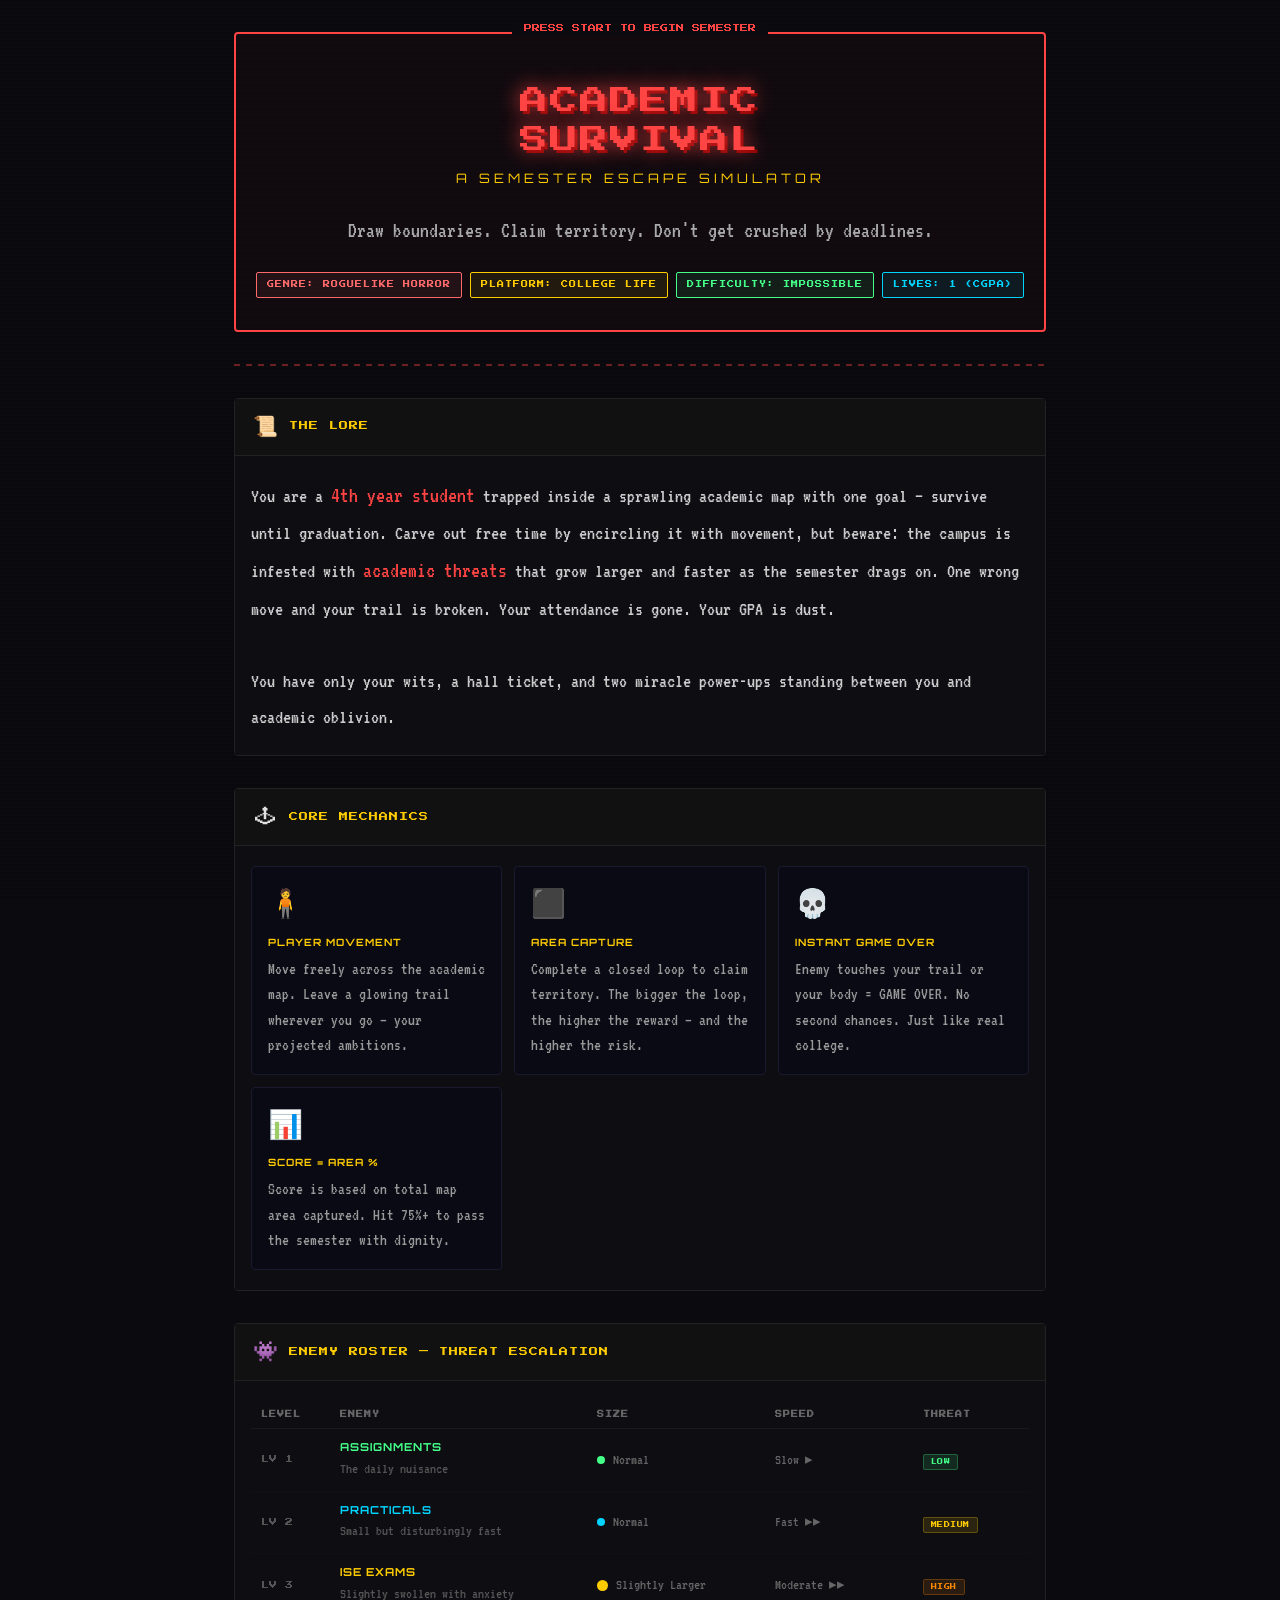
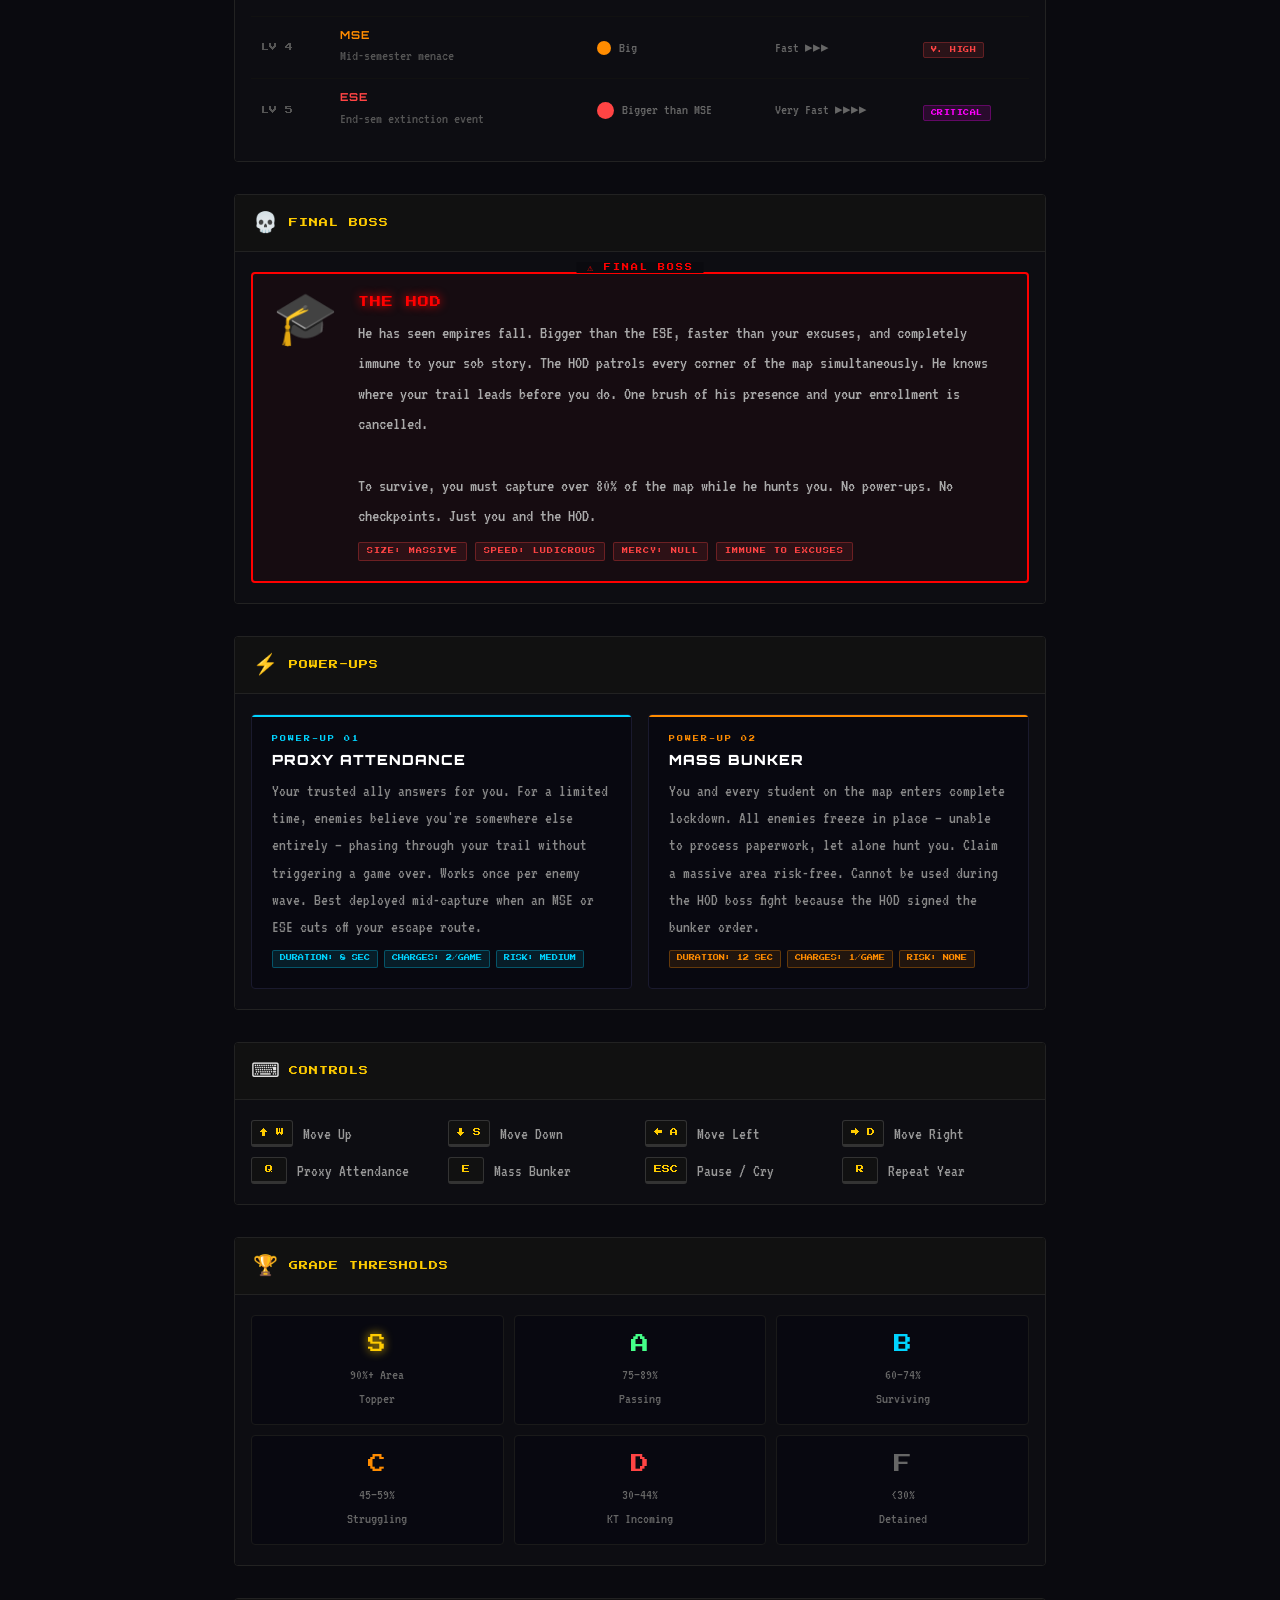
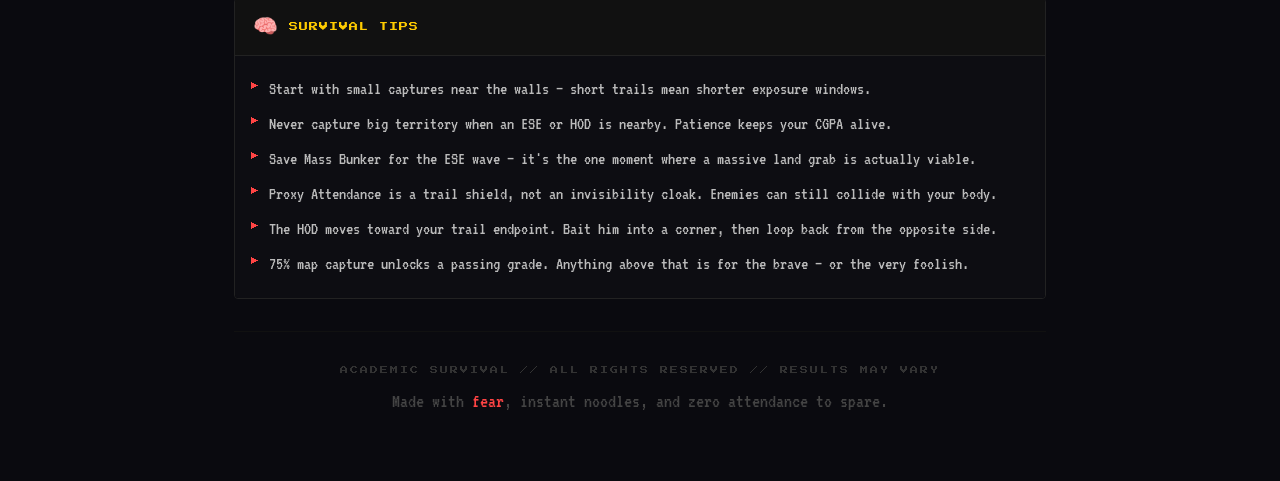
<file: academic_survival_game_readme.html>
<!DOCTYPE html>
<html>
<head>
<meta charset="UTF-8">
<style>
  @import url('https://fonts.googleapis.com/css2?family=Press+Start+2P&family=VT323:wght@400&family=Orbitron:wght@400;700;900&display=swap');

  * { box-sizing: border-box; margin: 0; padding: 0; }

  body {
    background: #0a0a0f;
    color: #e0e0e0;
    font-family: 'VT323', monospace;
    font-size: 18px;
    line-height: 1.6;
    min-height: 100vh;
  }

  .scanlines {
    position: fixed;
    top: 0; left: 0; right: 0; bottom: 0;
    background: repeating-linear-gradient(0deg, transparent, transparent 2px, rgba(0,0,0,0.08) 2px, rgba(0,0,0,0.08) 4px);
    pointer-events: none;
    z-index: 0;
  }

  .container {
    max-width: 860px;
    margin: 0 auto;
    padding: 2rem 1.5rem 4rem;
    position: relative;
    z-index: 1;
  }

  /* HEADER */
  .hero {
    text-align: center;
    padding: 3rem 1rem 2rem;
    border: 2px solid #ff4444;
    border-radius: 4px;
    margin-bottom: 2rem;
    position: relative;
    background: rgba(255,68,68,0.03);
  }

  .hero::before {
    content: 'PRESS START TO BEGIN SEMESTER';
    position: absolute;
    top: -12px;
    left: 50%;
    transform: translateX(-50%);
    background: #0a0a0f;
    padding: 0 12px;
    font-family: 'Press Start 2P', monospace;
    font-size: 8px;
    color: #ff4444;
    white-space: nowrap;
  }

  .game-title {
    font-family: 'Press Start 2P', monospace;
    font-size: clamp(16px, 4vw, 28px);
    color: #ff4444;
    text-shadow: 0 0 20px #ff4444, 3px 3px 0 #8b0000;
    letter-spacing: 2px;
    line-height: 1.4;
    margin-bottom: 0.5rem;
    animation: flicker 4s infinite;
  }

  @keyframes flicker {
    0%,95%,97%,100% { opacity: 1; }
    96% { opacity: 0.6; }
  }

  .subtitle {
    font-family: 'Orbitron', sans-serif;
    font-size: 13px;
    color: #ffcc00;
    letter-spacing: 4px;
    text-transform: uppercase;
    margin-bottom: 1.5rem;
  }

  .tagline {
    font-family: 'VT323', monospace;
    font-size: 22px;
    color: #aaa;
    max-width: 600px;
    margin: 0 auto;
  }

  .badge-row {
    display: flex;
    gap: 8px;
    justify-content: center;
    margin-top: 1.5rem;
    flex-wrap: wrap;
  }

  .badge {
    font-family: 'Press Start 2P', monospace;
    font-size: 7px;
    padding: 6px 10px;
    border: 1px solid;
    border-radius: 2px;
    letter-spacing: 1px;
  }

  .badge-red { color: #ff6b6b; border-color: #ff6b6b; background: rgba(255,107,107,0.08); }
  .badge-yellow { color: #ffcc00; border-color: #ffcc00; background: rgba(255,204,0,0.08); }
  .badge-green { color: #44ff88; border-color: #44ff88; background: rgba(68,255,136,0.08); }
  .badge-cyan { color: #00d4ff; border-color: #00d4ff; background: rgba(0,212,255,0.08); }

  /* SECTIONS */
  .section {
    margin-bottom: 2rem;
    border: 1px solid #222;
    border-radius: 4px;
    overflow: hidden;
  }

  .section-header {
    background: #111;
    border-bottom: 1px solid #222;
    padding: 0.75rem 1rem;
    display: flex;
    align-items: center;
    gap: 10px;
  }

  .section-icon {
    font-size: 20px;
    width: 28px;
    text-align: center;
  }

  .section-title {
    font-family: 'Press Start 2P', monospace;
    font-size: 9px;
    color: #ffcc00;
    letter-spacing: 1px;
  }

  .section-body {
    padding: 1.25rem 1rem;
    background: #0d0d12;
  }

  /* STORY */
  .story-text {
    font-size: 20px;
    color: #ccc;
    line-height: 1.8;
  }

  .story-text .highlight {
    color: #ff4444;
    font-size: 22px;
  }

  /* GAMEPLAY */
  .mechanic-grid {
    display: grid;
    grid-template-columns: repeat(auto-fit, minmax(200px, 1fr));
    gap: 12px;
  }

  .mechanic-card {
    border: 1px solid #1a1a2e;
    border-radius: 4px;
    padding: 1rem;
    background: #0a0a15;
  }

  .mechanic-card .mc-icon {
    font-size: 28px;
    margin-bottom: 6px;
  }

  .mechanic-card .mc-title {
    font-family: 'Orbitron', sans-serif;
    font-size: 10px;
    color: #ffcc00;
    text-transform: uppercase;
    letter-spacing: 1px;
    margin-bottom: 6px;
    font-weight: 700;
  }

  .mechanic-card .mc-desc {
    font-size: 17px;
    color: #999;
    line-height: 1.5;
  }

  /* ENEMIES TABLE */
  .enemy-table {
    width: 100%;
    border-collapse: collapse;
    font-size: 17px;
  }

  .enemy-table th {
    font-family: 'Press Start 2P', monospace;
    font-size: 7px;
    color: #666;
    text-align: left;
    padding: 8px 10px;
    border-bottom: 1px solid #1a1a1a;
    letter-spacing: 1px;
    text-transform: uppercase;
  }

  .enemy-table td {
    padding: 10px 10px;
    border-bottom: 1px solid #111;
    vertical-align: middle;
  }

  .enemy-table tr:last-child td { border-bottom: none; }

  .enemy-table tr:hover td { background: rgba(255,255,255,0.02); }

  .enemy-name {
    font-family: 'Orbitron', sans-serif;
    font-size: 11px;
    font-weight: 700;
    text-transform: uppercase;
    letter-spacing: 1px;
  }

  .size-bar {
    display: flex;
    align-items: center;
    gap: 8px;
  }

  .size-pip {
    width: 8px;
    height: 8px;
    border-radius: 50%;
    display: inline-block;
  }

  .threat-tag {
    font-family: 'Press Start 2P', monospace;
    font-size: 6px;
    padding: 4px 7px;
    border-radius: 2px;
    letter-spacing: 0.5px;
  }

  .t-low { background: rgba(68,255,136,0.12); color: #44ff88; border: 1px solid #44ff8844; }
  .t-med { background: rgba(255,204,0,0.12); color: #ffcc00; border: 1px solid #ffcc0044; }
  .t-high { background: rgba(255,140,0,0.12); color: #ff8c00; border: 1px solid #ff8c0044; }
  .t-xhigh { background: rgba(255,68,68,0.12); color: #ff4444; border: 1px solid #ff444444; }
  .t-crit { background: rgba(200,0,200,0.15); color: #ff00ff; border: 1px solid #ff00ff44; }
  .t-boss { background: rgba(255,0,0,0.2); color: #ff0000; border: 1px solid #ff0000; animation: pulse 1.5s infinite; }

  @keyframes pulse {
    0%,100% { box-shadow: 0 0 4px #ff0000; }
    50% { box-shadow: 0 0 12px #ff0000; }
  }

  .speed-tag {
    font-size: 15px;
    color: #666;
  }

  /* POWERUPS */
  .powerup-grid {
    display: grid;
    grid-template-columns: 1fr 1fr;
    gap: 16px;
  }

  .powerup-card {
    border: 1px solid #1a1a2e;
    border-radius: 4px;
    padding: 1.25rem;
    background: #080810;
    position: relative;
    overflow: hidden;
  }

  .powerup-card::after {
    content: '';
    position: absolute;
    top: 0; left: 0; right: 0;
    height: 2px;
  }

  .powerup-card.pu-blue::after { background: #00d4ff; }
  .powerup-card.pu-orange::after { background: #ff8c00; }

  .pu-label {
    font-family: 'Press Start 2P', monospace;
    font-size: 6px;
    letter-spacing: 2px;
    text-transform: uppercase;
    margin-bottom: 6px;
  }

  .pu-blue .pu-label { color: #00d4ff; }
  .pu-orange .pu-label { color: #ff8c00; }

  .pu-name {
    font-family: 'Orbitron', sans-serif;
    font-size: 14px;
    font-weight: 900;
    color: #fff;
    text-transform: uppercase;
    letter-spacing: 1px;
    margin-bottom: 8px;
    line-height: 1.3;
  }

  .pu-effect {
    font-size: 17px;
    color: #888;
    line-height: 1.6;
    margin-bottom: 10px;
  }

  .pu-stat {
    display: flex;
    gap: 6px;
    font-family: 'Press Start 2P', monospace;
    font-size: 6px;
    flex-wrap: wrap;
  }

  .pu-stat span {
    padding: 3px 7px;
    border-radius: 2px;
  }

  .pu-blue .pu-stat span { background: rgba(0,212,255,0.1); color: #00d4ff; border: 1px solid rgba(0,212,255,0.3); }
  .pu-orange .pu-stat span { background: rgba(255,140,0,0.1); color: #ff8c00; border: 1px solid rgba(255,140,0,0.3); }

  /* CONTROLS */
  .controls-grid {
    display: grid;
    grid-template-columns: repeat(auto-fit, minmax(160px, 1fr));
    gap: 10px;
  }

  .ctrl-item {
    display: flex;
    align-items: center;
    gap: 10px;
  }

  .kbd {
    font-family: 'Press Start 2P', monospace;
    font-size: 8px;
    padding: 5px 8px;
    background: #111;
    border: 1px solid #333;
    border-bottom: 3px solid #333;
    border-radius: 3px;
    color: #ffcc00;
    white-space: nowrap;
    min-width: 36px;
    text-align: center;
  }

  .ctrl-desc {
    font-size: 17px;
    color: #999;
  }

  /* SCORE TABLE */
  .score-grid {
    display: grid;
    grid-template-columns: repeat(3, 1fr);
    gap: 10px;
  }

  .score-tier {
    border: 1px solid #1a1a1a;
    border-radius: 4px;
    padding: 0.85rem;
    text-align: center;
    background: #080810;
  }

  .score-tier .st-grade {
    font-family: 'Press Start 2P', monospace;
    font-size: 18px;
    margin-bottom: 4px;
  }

  .score-tier .st-label {
    font-size: 15px;
    color: #666;
  }

  .grade-s .st-grade { color: #ffcc00; text-shadow: 0 0 10px #ffcc00; }
  .grade-a .st-grade { color: #44ff88; }
  .grade-b .st-grade { color: #00d4ff; }
  .grade-c .st-grade { color: #ff8c00; }
  .grade-d .st-grade { color: #ff4444; }
  .grade-f .st-grade { color: #666; }

  /* HOD BOSS */
  .hod-box {
    border: 2px solid #ff0000;
    border-radius: 4px;
    padding: 1.25rem;
    background: rgba(255,0,0,0.04);
    display: flex;
    gap: 1.25rem;
    align-items: flex-start;
    position: relative;
  }

  .hod-box::before {
    content: '⚠ FINAL BOSS';
    position: absolute;
    top: -12px; left: 50%;
    transform: translateX(-50%);
    background: #0a0a0f;
    padding: 0 10px;
    font-family: 'Press Start 2P', monospace;
    font-size: 7px;
    color: #ff0000;
    white-space: nowrap;
    letter-spacing: 2px;
  }

  .hod-sprite {
    font-size: 52px;
    line-height: 1;
    animation: shake 3s infinite;
  }

  @keyframes shake {
    0%,100% { transform: rotate(0deg); }
    25% { transform: rotate(-3deg); }
    75% { transform: rotate(3deg); }
  }

  .hod-info .hod-name {
    font-family: 'Press Start 2P', monospace;
    font-size: 11px;
    color: #ff0000;
    text-shadow: 0 0 10px #ff0000;
    margin-bottom: 6px;
    letter-spacing: 1px;
  }

  .hod-info .hod-desc {
    font-size: 18px;
    color: #aaa;
    line-height: 1.7;
  }

  .hod-stats {
    display: flex;
    gap: 8px;
    margin-top: 10px;
    flex-wrap: wrap;
  }

  .hod-stat-pill {
    font-family: 'Press Start 2P', monospace;
    font-size: 6px;
    padding: 4px 8px;
    border-radius: 2px;
    color: #ff4444;
    background: rgba(255,68,68,0.1);
    border: 1px solid rgba(255,68,68,0.3);
    letter-spacing: 1px;
  }

  /* STRATEGY */
  .strat-list {
    list-style: none;
    display: flex;
    flex-direction: column;
    gap: 8px;
  }

  .strat-list li {
    display: flex;
    gap: 10px;
    align-items: flex-start;
    font-size: 18px;
    color: #bbb;
    line-height: 1.5;
  }

  .strat-list li .bullet {
    color: #ff4444;
    font-family: 'Press Start 2P', monospace;
    font-size: 8px;
    margin-top: 4px;
    flex-shrink: 0;
  }

  /* FOOTER */
  .footer {
    text-align: center;
    padding: 2rem 0 0;
    border-top: 1px solid #111;
    margin-top: 2rem;
  }

  .footer .footer-title {
    font-family: 'Press Start 2P', monospace;
    font-size: 8px;
    color: #333;
    letter-spacing: 2px;
    margin-bottom: 8px;
  }

  .footer .footer-msg {
    font-size: 20px;
    color: #444;
  }

  .footer .footer-msg .red { color: #ff4444; }

  /* DIVIDER */
  .pixel-divider {
    height: 2px;
    background: repeating-linear-gradient(90deg, #ff4444 0px, #ff4444 6px, transparent 6px, transparent 12px);
    margin: 0 0 2rem;
    opacity: 0.4;
  }

  @media (max-width: 540px) {
    .powerup-grid { grid-template-columns: 1fr; }
    .score-grid { grid-template-columns: repeat(2, 1fr); }
    .hod-box { flex-direction: column; align-items: center; text-align: center; }
  }
</style>
</head>
<body>
<div class="scanlines"></div>
<div class="container">

  <!-- HERO -->
  <div class="hero">
    <div class="game-title">ACADEMIC<br>SURVIVAL</div>
    <div class="subtitle">A Semester Escape Simulator</div>
    <div class="tagline">Draw boundaries. Claim territory. Don't get crushed by deadlines.</div>
    <div class="badge-row">
      <span class="badge badge-red">GENRE: ROGUELIKE HORROR</span>
      <span class="badge badge-yellow">PLATFORM: COLLEGE LIFE</span>
      <span class="badge badge-green">DIFFICULTY: IMPOSSIBLE</span>
      <span class="badge badge-cyan">LIVES: 1 (CGPA)</span>
    </div>
  </div>

  <div class="pixel-divider"></div>

  <!-- STORY -->
  <div class="section">
    <div class="section-header">
      <div class="section-icon">📜</div>
      <div class="section-title">THE LORE</div>
    </div>
    <div class="section-body">
      <div class="story-text">
        You are a <span class="highlight">4th year student</span> trapped inside a sprawling academic map with one goal — survive until graduation. Carve out free time by encircling it with movement, but beware: the campus is infested with <span class="highlight">academic threats</span> that grow larger and faster as the semester drags on. One wrong move and your trail is broken. Your attendance is gone. Your GPA is dust.<br><br>
        You have only your wits, a hall ticket, and two miracle power-ups standing between you and academic oblivion.
      </div>
    </div>
  </div>

  <!-- GAMEPLAY -->
  <div class="section">
    <div class="section-header">
      <div class="section-icon">🕹</div>
      <div class="section-title">CORE MECHANICS</div>
    </div>
    <div class="section-body">
      <div class="mechanic-grid">
        <div class="mechanic-card">
          <div class="mc-icon">🧍</div>
          <div class="mc-title">Player Movement</div>
          <div class="mc-desc">Move freely across the academic map. Leave a glowing trail wherever you go — your projected ambitions.</div>
        </div>
        <div class="mechanic-card">
          <div class="mc-icon">⬛</div>
          <div class="mc-title">Area Capture</div>
          <div class="mc-desc">Complete a closed loop to claim territory. The bigger the loop, the higher the reward — and the higher the risk.</div>
        </div>
        <div class="mechanic-card">
          <div class="mc-icon">💀</div>
          <div class="mc-title">Instant Game Over</div>
          <div class="mc-desc">Enemy touches your trail or your body = GAME OVER. No second chances. Just like real college.</div>
        </div>
        <div class="mechanic-card">
          <div class="mc-icon">📊</div>
          <div class="mc-title">Score = Area %</div>
          <div class="mc-desc">Score is based on total map area captured. Hit 75%+ to pass the semester with dignity.</div>
        </div>
      </div>
    </div>
  </div>

  <!-- ENEMIES -->
  <div class="section">
    <div class="section-header">
      <div class="section-icon">👾</div>
      <div class="section-title">ENEMY ROSTER — THREAT ESCALATION</div>
    </div>
    <div class="section-body">
      <table class="enemy-table">
        <thead>
          <tr>
            <th>Level</th>
            <th>Enemy</th>
            <th>Size</th>
            <th>Speed</th>
            <th>Threat</th>
          </tr>
        </thead>
        <tbody>
          <tr>
            <td style="color:#555; font-family:'Press Start 2P',monospace; font-size:8px;">LV 1</td>
            <td>
              <div class="enemy-name" style="color:#44ff88;">Assignments</div>
              <div style="font-size:15px; color:#555;">The daily nuisance</div>
            </td>
            <td>
              <div class="size-bar">
                <span class="size-pip" style="background:#44ff88;"></span>
                <span style="color:#666; font-size:15px;">Normal</span>
              </div>
            </td>
            <td class="speed-tag">Slow ▸</td>
            <td><span class="threat-tag t-low">LOW</span></td>
          </tr>
          <tr>
            <td style="color:#555; font-family:'Press Start 2P',monospace; font-size:8px;">LV 2</td>
            <td>
              <div class="enemy-name" style="color:#00d4ff;">Practicals</div>
              <div style="font-size:15px; color:#555;">Small but disturbingly fast</div>
            </td>
            <td>
              <div class="size-bar">
                <span class="size-pip" style="background:#00d4ff;"></span>
                <span style="color:#666; font-size:15px;">Normal</span>
              </div>
            </td>
            <td class="speed-tag">Fast ▸▸</td>
            <td><span class="threat-tag t-med">MEDIUM</span></td>
          </tr>
          <tr>
            <td style="color:#555; font-family:'Press Start 2P',monospace; font-size:8px;">LV 3</td>
            <td>
              <div class="enemy-name" style="color:#ffcc00;">ISE Exams</div>
              <div style="font-size:15px; color:#555;">Slightly swollen with anxiety</div>
            </td>
            <td>
              <div class="size-bar">
                <span class="size-pip" style="background:#ffcc00; width:11px; height:11px;"></span>
                <span style="color:#666; font-size:15px;">Slightly Larger</span>
              </div>
            </td>
            <td class="speed-tag">Moderate ▸▸</td>
            <td><span class="threat-tag t-high">HIGH</span></td>
          </tr>
          <tr>
            <td style="color:#555; font-family:'Press Start 2P',monospace; font-size:8px;">LV 4</td>
            <td>
              <div class="enemy-name" style="color:#ff8c00;">MSE</div>
              <div style="font-size:15px; color:#555;">Mid-semester menace</div>
            </td>
            <td>
              <div class="size-bar">
                <span class="size-pip" style="background:#ff8c00; width:14px; height:14px;"></span>
                <span style="color:#666; font-size:15px;">Big</span>
              </div>
            </td>
            <td class="speed-tag">Fast ▸▸▸</td>
            <td><span class="threat-tag t-xhigh">V. HIGH</span></td>
          </tr>
          <tr>
            <td style="color:#555; font-family:'Press Start 2P',monospace; font-size:8px;">LV 5</td>
            <td>
              <div class="enemy-name" style="color:#ff4444;">ESE</div>
              <div style="font-size:15px; color:#555;">End-sem extinction event</div>
            </td>
            <td>
              <div class="size-bar">
                <span class="size-pip" style="background:#ff4444; width:17px; height:17px;"></span>
                <span style="color:#666; font-size:15px;">Bigger than MSE</span>
              </div>
            </td>
            <td class="speed-tag">Very Fast ▸▸▸▸</td>
            <td><span class="threat-tag t-crit">CRITICAL</span></td>
          </tr>
        </tbody>
      </table>
    </div>
  </div>

  <!-- FINAL BOSS -->
  <div class="section">
    <div class="section-header">
      <div class="section-icon">💀</div>
      <div class="section-title">FINAL BOSS</div>
    </div>
    <div class="section-body">
      <div class="hod-box">
        <div class="hod-sprite">🎓</div>
        <div class="hod-info">
          <div class="hod-name">THE HOD</div>
          <div class="hod-desc">
            He has seen empires fall. Bigger than the ESE, faster than your excuses, and completely immune to your sob story. The HOD patrols every corner of the map simultaneously. He knows where your trail leads before you do. One brush of his presence and your enrollment is cancelled.<br><br>
            To survive, you must capture over 80% of the map while he hunts you. No power-ups. No checkpoints. Just you and the HOD.
          </div>
          <div class="hod-stats">
            <span class="hod-stat-pill">SIZE: MASSIVE</span>
            <span class="hod-stat-pill">SPEED: LUDICROUS</span>
            <span class="hod-stat-pill">MERCY: NULL</span>
            <span class="hod-stat-pill">IMMUNE TO EXCUSES</span>
          </div>
        </div>
      </div>
    </div>
  </div>

  <!-- POWER UPS -->
  <div class="section">
    <div class="section-header">
      <div class="section-icon">⚡</div>
      <div class="section-title">POWER-UPS</div>
    </div>
    <div class="section-body">
      <div class="powerup-grid">
        <div class="powerup-card pu-blue">
          <div class="pu-label">POWER-UP 01</div>
          <div class="pu-name">Proxy Attendance</div>
          <div class="pu-effect">
            Your trusted ally answers for you. For a limited time, enemies believe you're somewhere else entirely — phasing through your trail without triggering a game over. Works once per enemy wave. Best deployed mid-capture when an MSE or ESE cuts off your escape route.
          </div>
          <div class="pu-stat">
            <span>DURATION: 8 SEC</span>
            <span>CHARGES: 2/GAME</span>
            <span>RISK: MEDIUM</span>
          </div>
        </div>
        <div class="powerup-card pu-orange">
          <div class="pu-label">POWER-UP 02</div>
          <div class="pu-name">Mass Bunker</div>
          <div class="pu-effect">
            You and every student on the map enters complete lockdown. All enemies freeze in place — unable to process paperwork, let alone hunt you. Claim a massive area risk-free. Cannot be used during the HOD boss fight because the HOD signed the bunker order.
          </div>
          <div class="pu-stat">
            <span>DURATION: 12 SEC</span>
            <span>CHARGES: 1/GAME</span>
            <span>RISK: NONE</span>
          </div>
        </div>
      </div>
    </div>
  </div>

  <!-- CONTROLS -->
  <div class="section">
    <div class="section-header">
      <div class="section-icon">⌨</div>
      <div class="section-title">CONTROLS</div>
    </div>
    <div class="section-body">
      <div class="controls-grid">
        <div class="ctrl-item">
          <span class="kbd">↑ W</span>
          <span class="ctrl-desc">Move Up</span>
        </div>
        <div class="ctrl-item">
          <span class="kbd">↓ S</span>
          <span class="ctrl-desc">Move Down</span>
        </div>
        <div class="ctrl-item">
          <span class="kbd">← A</span>
          <span class="ctrl-desc">Move Left</span>
        </div>
        <div class="ctrl-item">
          <span class="kbd">→ D</span>
          <span class="ctrl-desc">Move Right</span>
        </div>
        <div class="ctrl-item">
          <span class="kbd">Q</span>
          <span class="ctrl-desc">Proxy Attendance</span>
        </div>
        <div class="ctrl-item">
          <span class="kbd">E</span>
          <span class="ctrl-desc">Mass Bunker</span>
        </div>
        <div class="ctrl-item">
          <span class="kbd">ESC</span>
          <span class="ctrl-desc">Pause / Cry</span>
        </div>
        <div class="ctrl-item">
          <span class="kbd">R</span>
          <span class="ctrl-desc">Repeat Year</span>
        </div>
      </div>
    </div>
  </div>

  <!-- SCORING -->
  <div class="section">
    <div class="section-header">
      <div class="section-icon">🏆</div>
      <div class="section-title">GRADE THRESHOLDS</div>
    </div>
    <div class="section-body">
      <div class="score-grid">
        <div class="score-tier grade-s">
          <div class="st-grade">S</div>
          <div class="st-label">90%+ Area<br>Topper</div>
        </div>
        <div class="score-tier grade-a">
          <div class="st-grade">A</div>
          <div class="st-label">75–89%<br>Passing</div>
        </div>
        <div class="score-tier grade-b">
          <div class="st-grade">B</div>
          <div class="st-label">60–74%<br>Surviving</div>
        </div>
        <div class="score-tier grade-c">
          <div class="st-grade">C</div>
          <div class="st-label">45–59%<br>Struggling</div>
        </div>
        <div class="score-tier grade-d">
          <div class="st-grade">D</div>
          <div class="st-label">30–44%<br>KT Incoming</div>
        </div>
        <div class="score-tier grade-f">
          <div class="st-grade">F</div>
          <div class="st-label">&lt;30%<br>Detained</div>
        </div>
      </div>
    </div>
  </div>

  <!-- STRATEGY -->
  <div class="section">
    <div class="section-header">
      <div class="section-icon">🧠</div>
      <div class="section-title">SURVIVAL TIPS</div>
    </div>
    <div class="section-body">
      <ul class="strat-list">
        <li><span class="bullet">▶</span><span>Start with small captures near the walls — short trails mean shorter exposure windows.</span></li>
        <li><span class="bullet">▶</span><span>Never capture big territory when an ESE or HOD is nearby. Patience keeps your CGPA alive.</span></li>
        <li><span class="bullet">▶</span><span>Save Mass Bunker for the ESE wave — it's the one moment where a massive land grab is actually viable.</span></li>
        <li><span class="bullet">▶</span><span>Proxy Attendance is a trail shield, not an invisibility cloak. Enemies can still collide with your body.</span></li>
        <li><span class="bullet">▶</span><span>The HOD moves toward your trail endpoint. Bait him into a corner, then loop back from the opposite side.</span></li>
        <li><span class="bullet">▶</span><span>75% map capture unlocks a passing grade. Anything above that is for the brave — or the very foolish.</span></li>
      </ul>
    </div>
  </div>

  <!-- FOOTER -->
  <div class="footer">
    <div class="footer-title">ACADEMIC SURVIVAL // ALL RIGHTS RESERVED // RESULTS MAY VARY</div>
    <div class="footer-msg">Made with <span class="red">fear</span>, instant noodles, and zero attendance to spare.</div>
  </div>

</div>
</body>
</html>
</file>
